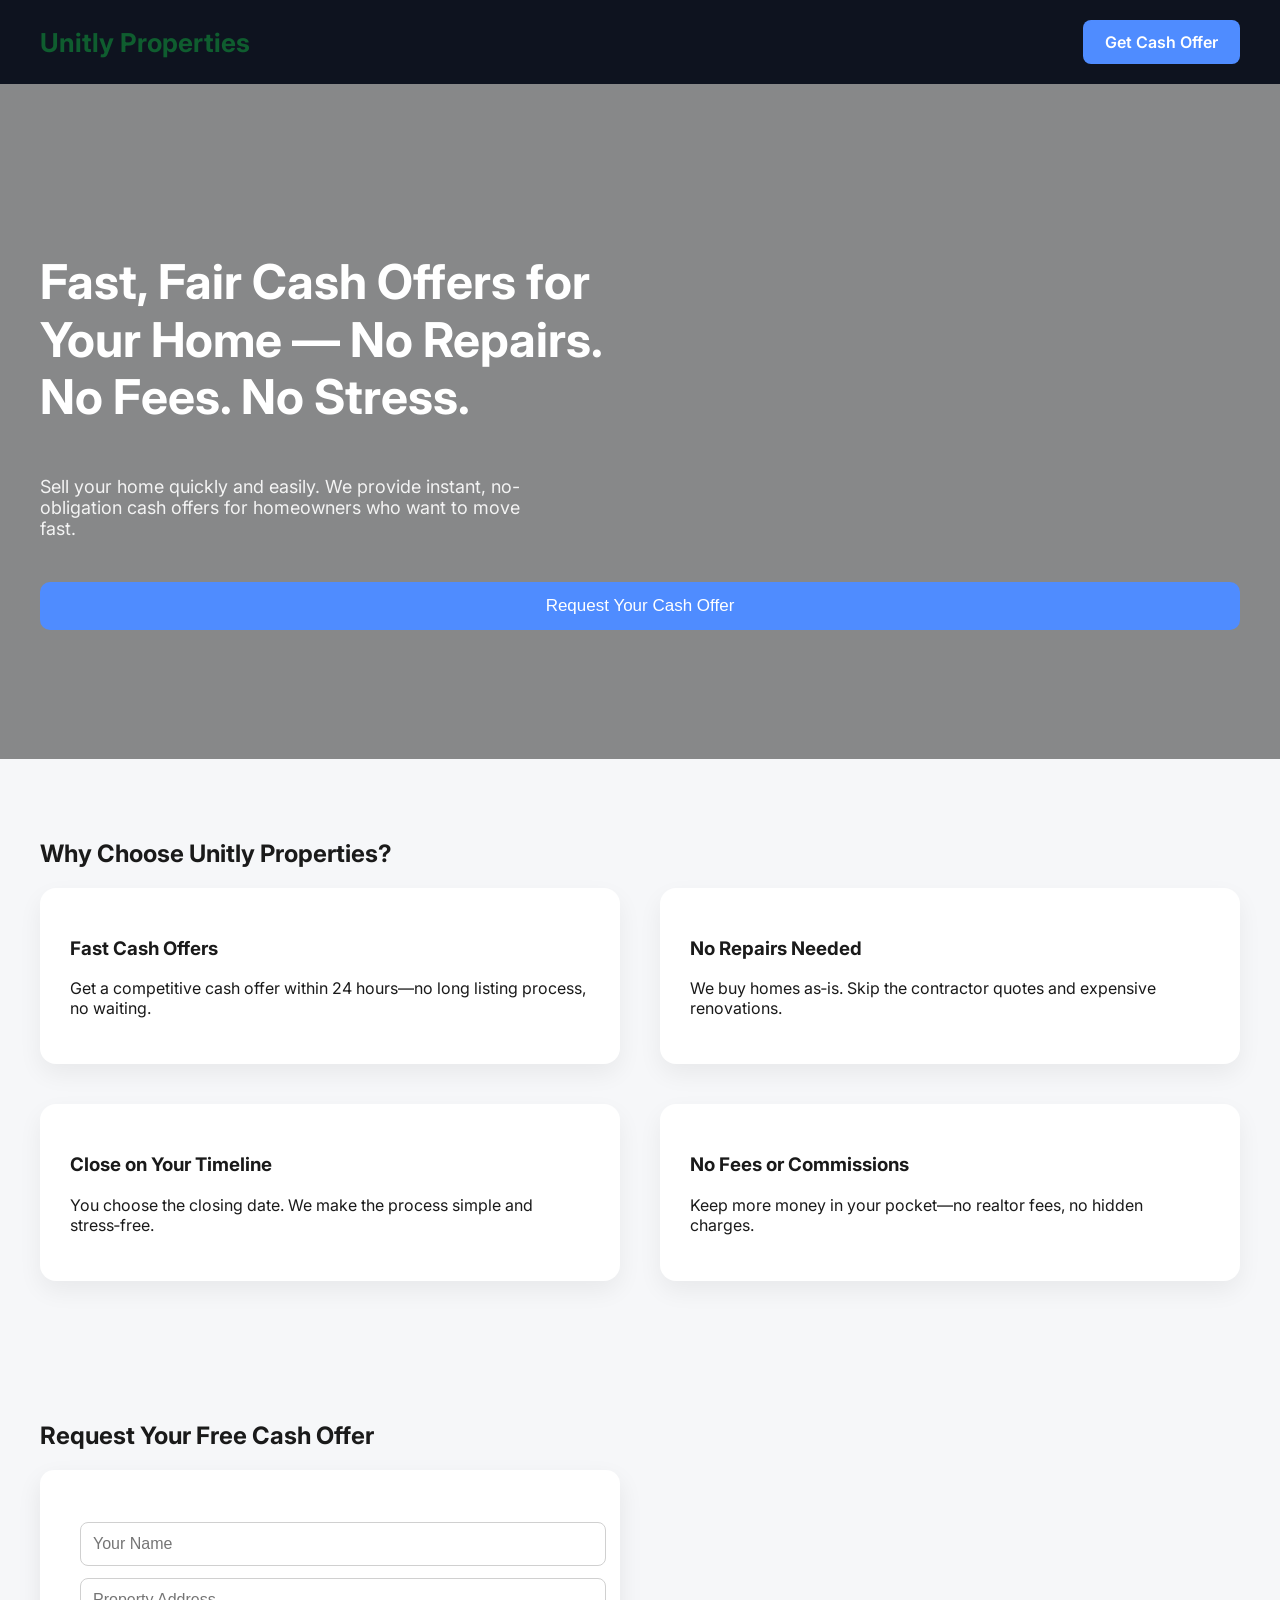
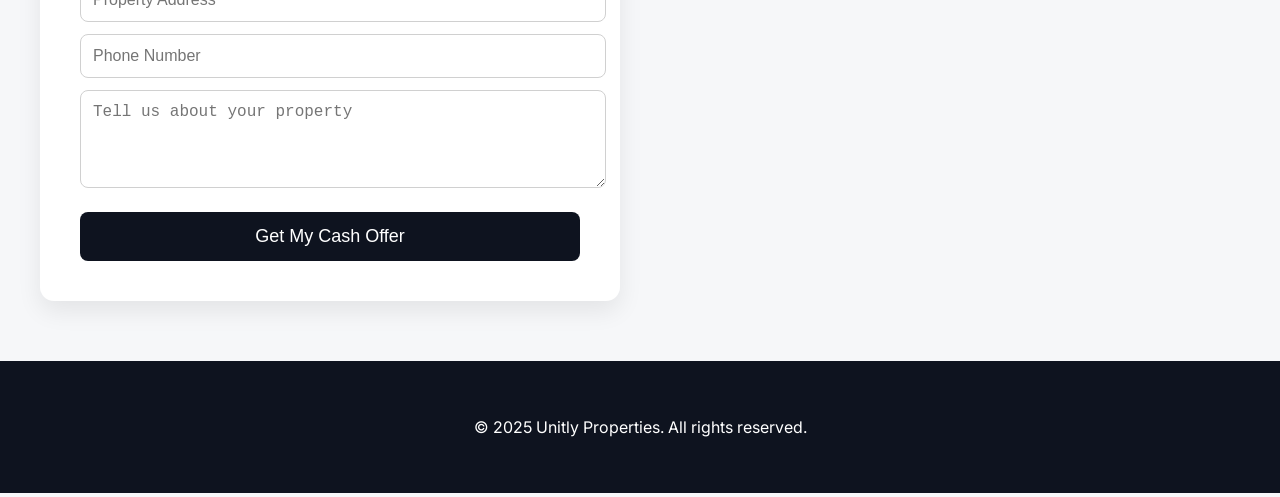
<file: index2.html>
<!DOCTYPE html>
<html lang="en">
<head>
  <meta charset="UTF-8" />
  <meta name="viewport" content="width=device-width, initial-scale=1.0" />
  <title>Unitly Properties</title>
  <link rel="preconnect" href="https://fonts.googleapis.com">
  <link rel="preconnect" href="https://fonts.gstatic.com" crossorigin>
  <link href="https://fonts.googleapis.com/css2?family=Inter:wght@300;400;600;700&display=swap" rel="stylesheet">
  <link rel="stylesheet" href="style.css" />
</head>
<body>
<header>
  <h1>Unitly Properties</h1>
  <a class="cta-btn" href="#offer">Get Cash Offer</a>
</header>
<div class="hero">
  <h2>Fast, Fair Cash Offers for Your Home — No Repairs. No Fees. No Stress.</h2>
  <p>Sell your home quickly and easily. We provide instant, no-obligation cash offers for homeowners who want to move fast.</p>
  <button onclick="document.getElementById('offer').scrollIntoView({ behavior: 'smooth' })">Request Your Cash Offer</button>
</div>
<section>
  <h2>Why Choose Unitly Properties?</h2>
  <div class="split">
    <div class="feature-box"><h3>Fast Cash Offers</h3><p>Get a competitive cash offer within 24 hours—no long listing process, no waiting.</p></div>
    <div class="feature-box"><h3>No Repairs Needed</h3><p>We buy homes as‑is. Skip the contractor quotes and expensive renovations.</p></div>
    <div class="feature-box"><h3>Close on Your Timeline</h3><p>You choose the closing date. We make the process simple and stress‑free.</p></div>
    <div class="feature-box"><h3>No Fees or Commissions</h3><p>Keep more money in your pocket—no realtor fees, no hidden charges.</p></div>
  </div>
</section>
<section id="offer">
  <h2>Request Your Free Cash Offer</h2>
  <div class="offer-form">
    <input type="text" placeholder="Your Name" />
    <input type="text" placeholder="Property Address" />
    <input type="text" placeholder="Phone Number" />
    <textarea rows="4" placeholder="Tell us about your property"></textarea>
    <button>Get My Cash Offer</button>
  </div>
</section>
<footer><p>© 2025 Unitly Properties. All rights reserved.</p></footer>
<script src="script.js"></script>
</body>
</html>
</file>
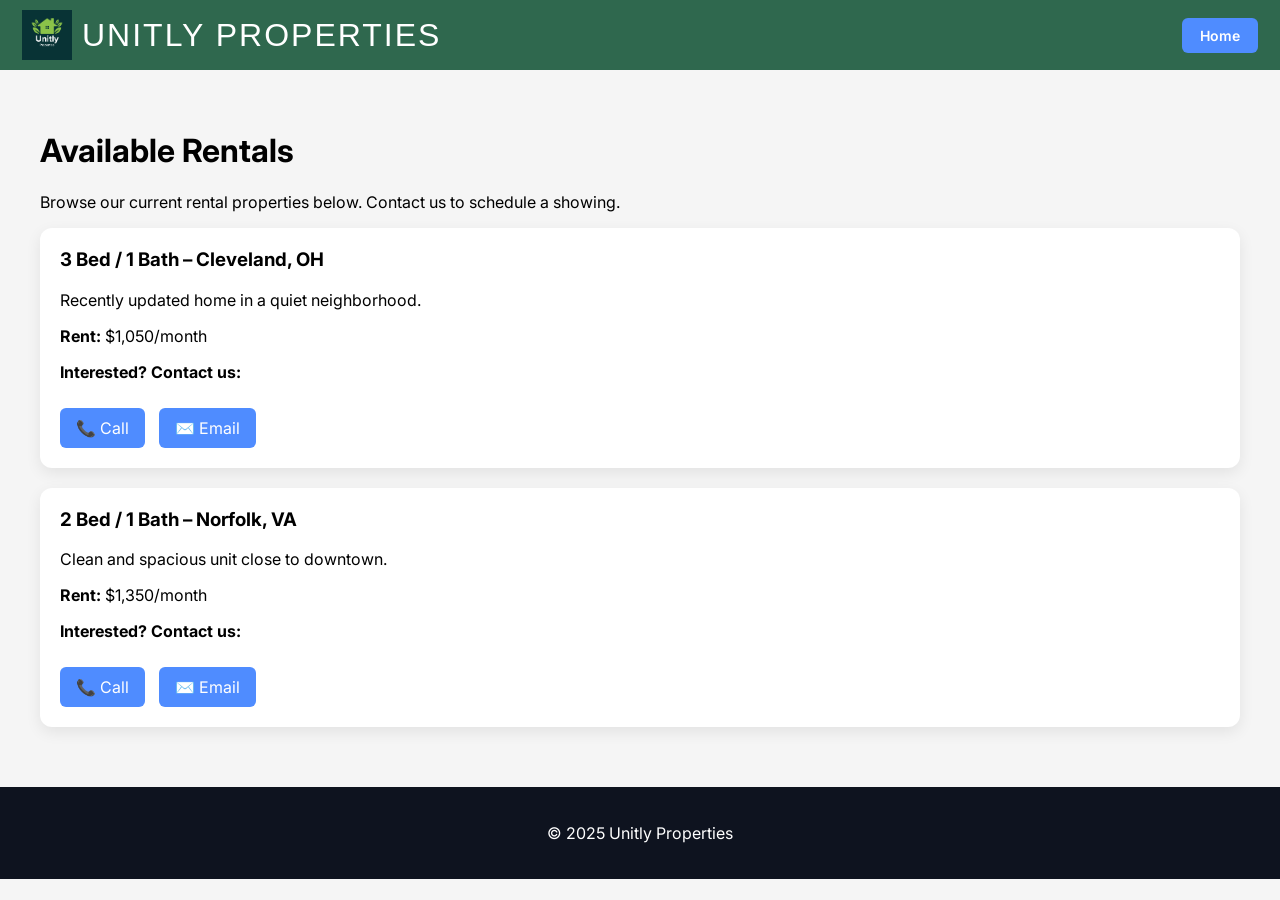
<file: rentals.html>
<!DOCTYPE html>
<html lang="en">
<head>
  <meta name="description" content="Browse available rental properties from Unitly Properties.">
  <meta charset="UTF-8" />
  <meta name="viewport" content="width=device-width, initial-scale=1.0" />
  <title>Available Rentals | Unitly Properties</title>

  <link rel="icon" href="/logo.png" type="image/png">
  <link href="https://fonts.googleapis.com/css2?family=Inter:wght@300;400;600;700&display=swap" rel="stylesheet">

  <style>
    body {
      margin: 0;
      font-family: 'Inter', sans-serif;
      background: #f5f5f5;
    }
    
     header {
      background: rgba(26, 89, 60, 0.9);
      padding: 10px 22px;
      display: flex;
      justify-content: space-between;
      align-items: center;
      color: white;
      position: sticky;
      top: 0;
      z-index: 10;
    }

    .container {
      padding: 40px;
    }

    .property {
      background: white;
      padding: 20px;
      margin-bottom: 20px;
      border-radius: 12px;
      box-shadow: 0 5px 15px rgba(0,0,0,0.08);
    }

    .property h3 {
      margin-top: 0;
    }

    .cta {
      display: inline-block;
      margin-top: 10px;
      background: #4f8cff;
      color: white;
      padding: 10px 16px;
      border-radius: 6px;
      text-decoration: none;
    }
    .cta-btn {
      background: #4f8cff;
      padding: 9px 18px;
      border-radius: 6px;
      color: white;
      text-decoration: none;
      font-weight: 600;
      font-size: 14px;
    }

    footer {
      text-align: center;
      padding: 20px;
      background: #0e131f;
      color: white;
    }
    .logo img {
      height: 50px;
    }

    .logo span {
      font-family: 'Montserrat', sans-serif;
      font-size: 32px;
      font-weight: 450;
      letter-spacing: 2px;
      text-transform: uppercase;
      color: white;
      display: flex;
      align-items: center;
    }
  </style>
</head>

<body>
<header>
  <div class="logo">
    <a href="/" style="display:flex; align-items:center; gap:10px; text-decoration:none;">
      <img src="/logo.png" alt="Unitly Properties Logo">
      <span>UNITLY Properties</span>
    </a>
  </div>
  <a class="cta-btn" href="/">Home</a>
</header>

<div class="container">
  <h1>Available Rentals</h1>
  <p>Browse our current rental properties below. Contact us to schedule a showing.</p>

  <!-- PROPERTY -->
  <div class="property">
    <h3>3 Bed / 1 Bath – Cleveland, OH</h3>
    <p>Recently updated home in a quiet neighborhood.</p>
    <p><strong>Rent:</strong> $1,050/month</p>
    <p><strong>Interested? Contact us:</strong></p>
    <a class="cta" href="tel:+13303538550">📞 Call</a>
    <a class="cta" href="mailto:unitlyproperties@gmail.com" style="margin-left:10px;">✉️ Email</a>
  </div>

  <!-- Duplicate this block for more properties -->

  <div class="property">
    <h3>2 Bed / 1 Bath – Norfolk, VA</h3>
    <p>Clean and spacious unit close to downtown.</p>
    <p><strong>Rent:</strong> $1,350/month</p>
    <p><strong>Interested? Contact us:</strong></p>
    <a class="cta" href="tel:+13303538550">📞 Call</a>
    <a class="cta" href="mailto:unitlyproperties@gmail.com" style="margin-left:10px;">✉️ Email</a>
  </div>

</div>

<footer>
  <p>© 2025 Unitly Properties</p>
</footer>

</body>
</html>
</file>
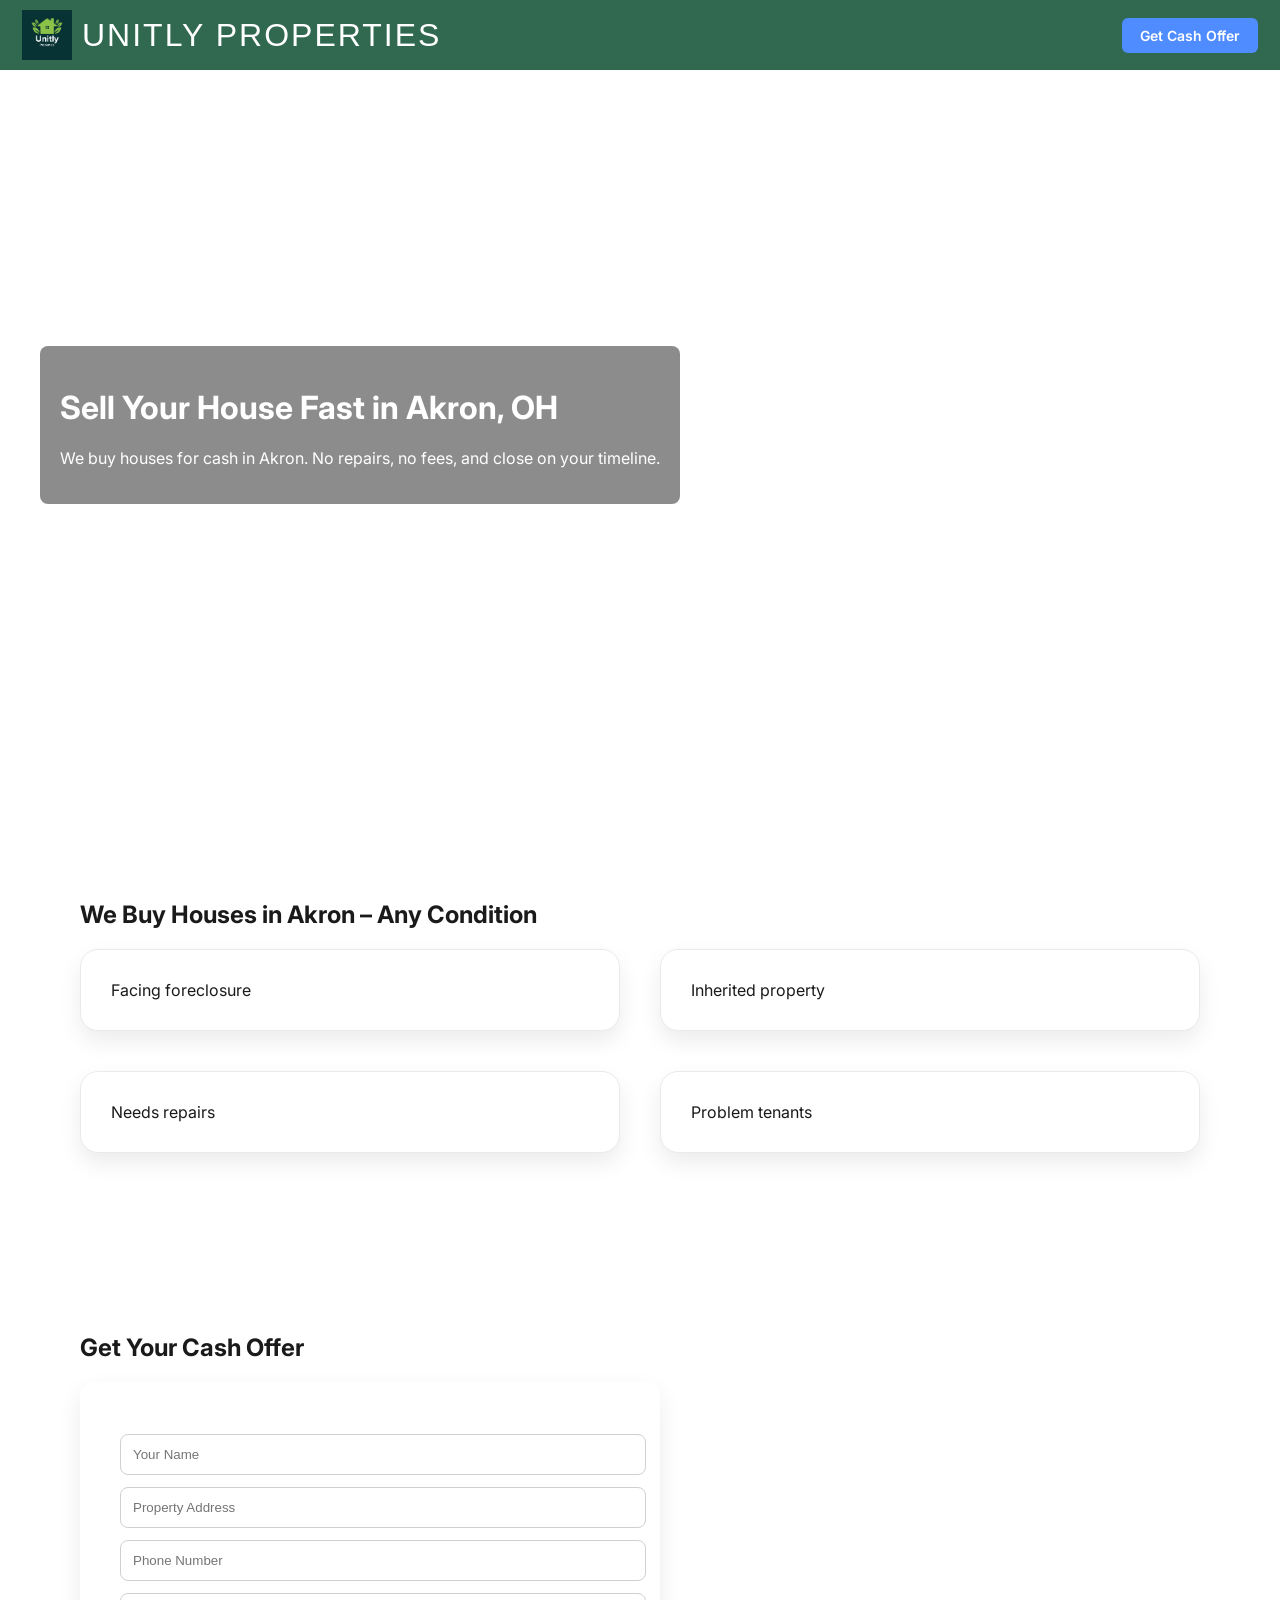
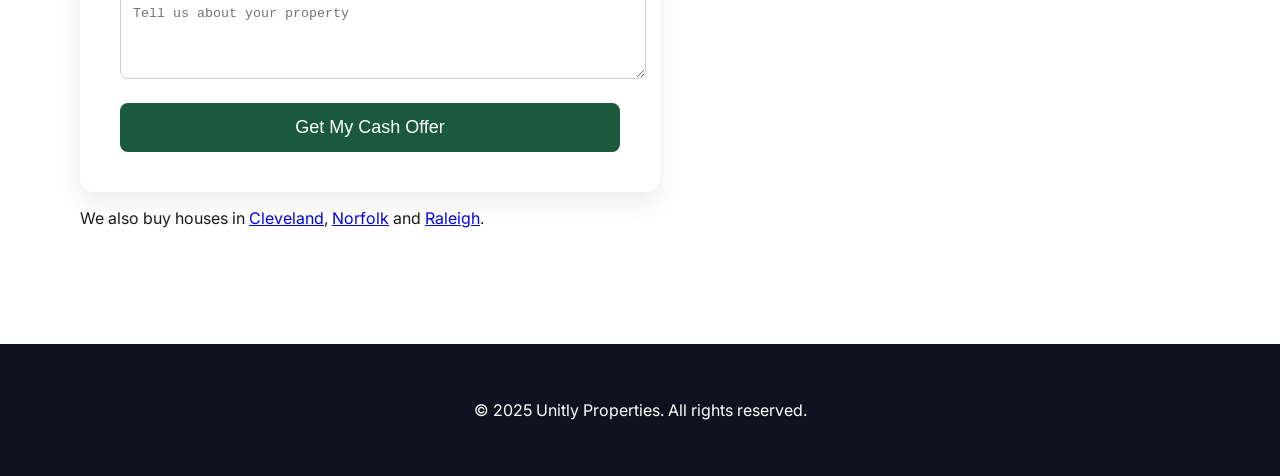
<file: sell-house-fast-akron-oh.html>
<!DOCTYPE html>
<html lang="en">
<head>
  <meta name="description" content="Sell your house fast in Akron, OH. We buy houses for cash with no repairs, no fees, and fast closings.">
  <meta charset="UTF-8" />
  <meta name="viewport" content="width=device-width, initial-scale=1.0" />
  <title>Sell Your House Fast in Akron, OH | Unitly Properties</title>

  <link rel="icon" href="/logo.png" type="image/png">
  <link href="https://fonts.googleapis.com/css2?family=Inter:wght@300;400;600;700&display=swap" rel="stylesheet">

  <style>
    body {
      margin: 0;
      font-family: 'Inter', sans-serif;
      background: url('https://images.unsplash.com/photo-1560518883-ce09059eeffa?auto=format&fit=crop&w=1950&q=80') no-repeat center center fixed;
      background-size: cover;
      color: #1a1a1a;
    }

    header {
      background: rgba(26, 89, 60, 0.9);
      padding: 10px 22px;
      display: flex;
      justify-content: space-between;
      align-items: center;
      color: white;
      position: sticky;
      top: 0;
      z-index: 10;
    }

    .cta-btn {
      background: #4f8cff;
      padding: 9px 18px;
      border-radius: 6px;
      color: white;
      text-decoration: none;
      font-weight: 600;
      font-size: 14px;
    }

    .hero {
      height: 70vh;
      display: flex;
      align-items: center;
      padding: 40px;
      color: #fff;
    }

    .hero-content {
      max-width: 600px;
      background: rgba(0,0,0,0.45);
      padding: 20px;
      border-radius: 8px;
      backdrop-filter: blur(6px);
    }

    section {
      padding: 60px 40px;
      background: rgba(255,255,255,0.95);
      margin: 40px;
      border-radius: 22px;
    }

    .split {
      display: grid;
      grid-template-columns: 1fr 1fr;
      gap: 40px;
    }

    .feature-box {
      background: #fff;
      padding: 30px;
      border-radius: 18px;
      box-shadow: 0 10px 22px rgba(0,0,0,0.08);
      border: 1px solid #eaeaea;
    }

    .offer-form {
      background: #fff;
      padding: 40px;
      border-radius: 14px;
      box-shadow: 0 10px 25px rgba(0,0,0,0.08);
      max-width: 500px;
    }

    .offer-form input,
    .offer-form textarea {
      width: 100%;
      padding: 12px;
      margin-top: 12px;
      border-radius: 8px;
      border: 1px solid #d0d0d0;
    }

    .offer-form button {
      margin-top: 20px;
      width: 100%;
      padding: 14px;
      background: #1a593c;
      color: white;
      border: none;
      border-radius: 8px;
      font-size: 18px;
      cursor: pointer;
    }

    footer {
      padding: 40px;
      background: #0e131f;
      color: white;
      text-align: center;
    }

    .logo {
      display: flex;
      align-items: center;
      gap: 10px;
    }

    .logo img {
      height: 50px;
    }

    .logo span {
      font-family: 'Montserrat', sans-serif;
      font-size: 32px;
      font-weight: 450;
      letter-spacing: 2px;
      text-transform: uppercase;
      color: white;
    }
  </style>
</head>

<body>

<header>
  <div class="logo">
    <a href="/" style="display:flex; align-items:center; gap:10px; text-decoration:none;">
      <img src="/logo.png" alt="Unitly Properties Logo">
      <span>UNITLY Properties</span>
    </a>
  </div>
  <a class="cta-btn" href="#offer">Get Cash Offer</a>
</header>

<div class="hero">
  <div class="hero-content">
    <h1>Sell Your House Fast in Akron, OH</h1>
    <p>We buy houses for cash in Akron. No repairs, no fees, and close on your timeline.</p>
  </div>
</div>

<section>
  <h2>We Buy Houses in Akron – Any Condition</h2>
  <div class="split">
    <div class="feature-box">Facing foreclosure</div>
    <div class="feature-box">Inherited property</div>
    <div class="feature-box">Needs repairs</div>
    <div class="feature-box">Problem tenants</div>
  </div>
</section>

<section id="offer">
  <h2>Get Your Cash Offer</h2>

  <form action="https://formspree.io/f/xgopavjg" method="POST" class="offer-form">
    <input type="text" name="name" placeholder="Your Name" required />
    <input type="text" name="address" placeholder="Property Address" required />
    <input type="text" name="phone" placeholder="Phone Number" />
    <textarea name="message" rows="4" placeholder="Tell us about your property" required></textarea>
    <button type="submit">Get My Cash Offer</button>
  </form>

  <p>We also buy houses in 
    <a href="/sell-house-fast-cleveland-oh.html">Cleveland</a>,
    <a href="/sell-house-fast-norfolk-va.html">Norfolk</a> and 
    <a href="/sell-house-fast-raleigh-nc.html">Raleigh</a>.
  </p>
</section>

<footer>
  <p>© 2025 Unitly Properties. All rights reserved.</p>
</footer>

</body>
</html>
</file>
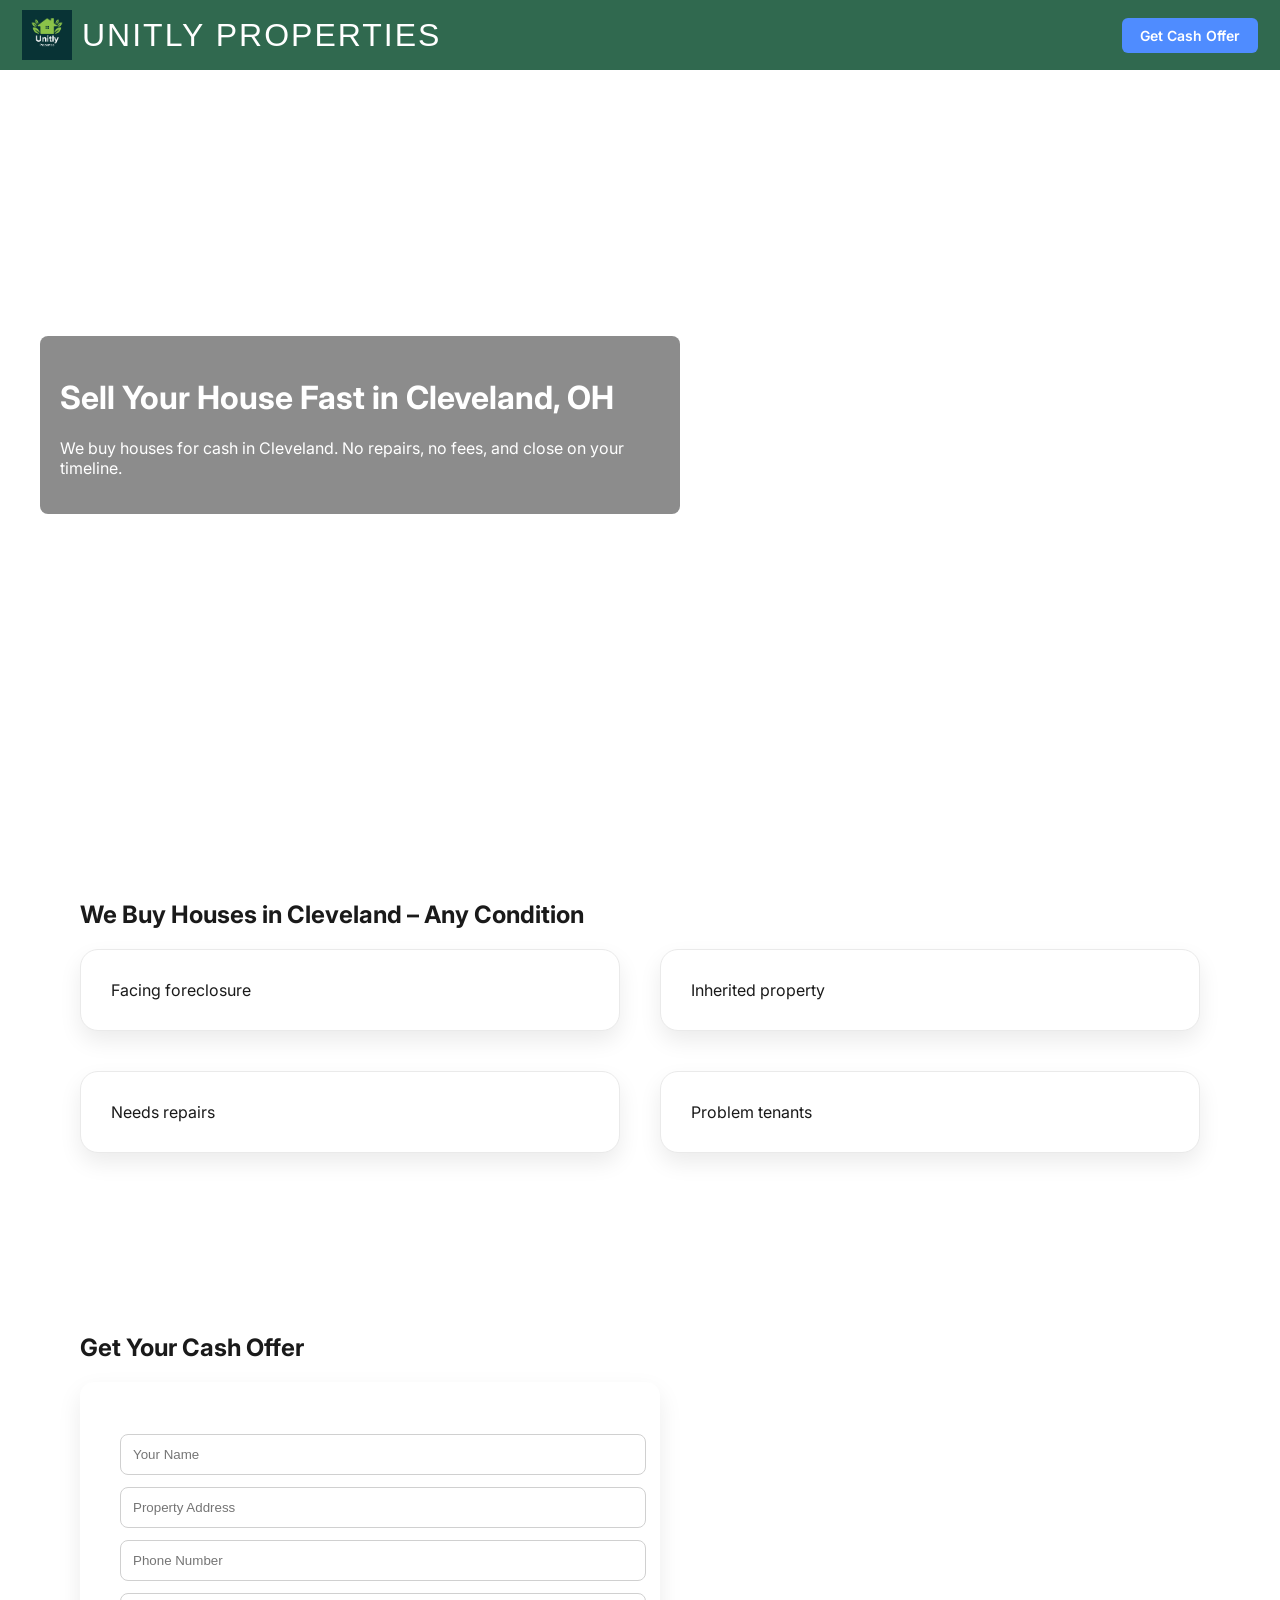
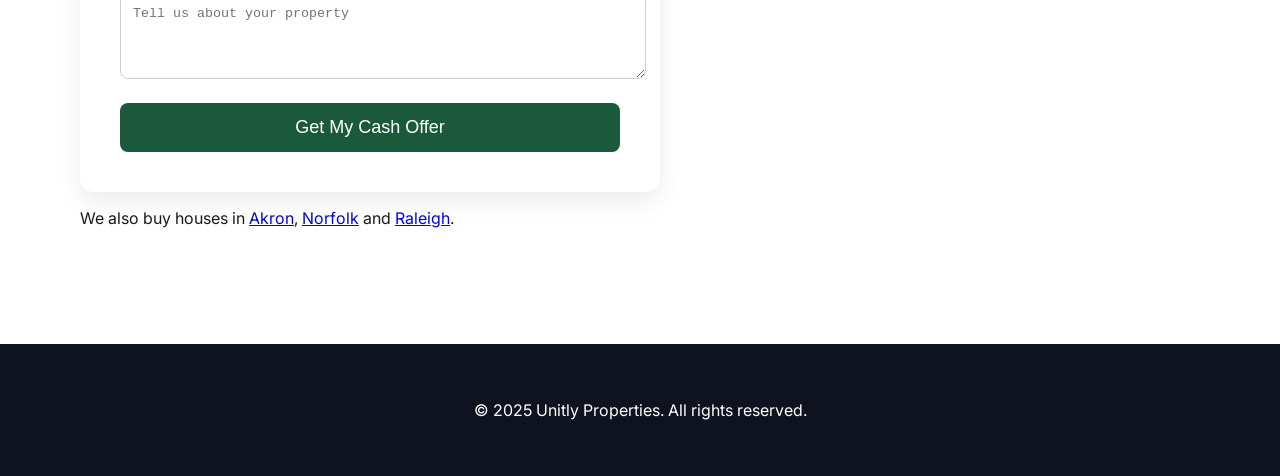
<file: sell-house-fast-cleveland-oh.html>
<!DOCTYPE html>
<html lang="en">
<head>
  <meta name="description" content="Sell your house fast in Cleveland, OH. We buy houses for cash with no repairs, no fees, and fast closings.">
  <meta charset="UTF-8" />
  <meta name="viewport" content="width=device-width, initial-scale=1.0" />
  <title>Sell Your House Fast in Cleveland, OH | Unitly Properties</title>

  <link rel="icon" href="/logo.png" type="image/png">
  <link href="https://fonts.googleapis.com/css2?family=Inter:wght@300;400;600;700&display=swap" rel="stylesheet">

  <style>
    body {
      margin: 0;
      font-family: 'Inter', sans-serif;
      background: url('https://images.unsplash.com/photo-1560518883-ce09059eeffa?auto=format&fit=crop&w=1950&q=80') no-repeat center center fixed;
      background-size: cover;
      color: #1a1a1a;
    }

    header {
      background: rgba(26, 89, 60, 0.9);
      padding: 10px 22px;
      display: flex;
      justify-content: space-between;
      align-items: center;
      color: white;
      position: sticky;
      top: 0;
      z-index: 10;
    }

    .cta-btn {
      background: #4f8cff;
      padding: 9px 18px;
      border-radius: 6px;
      color: white;
      text-decoration: none;
      font-weight: 600;
      font-size: 14px;
    }

    .hero {
      height: 70vh;
      display: flex;
      align-items: center;
      padding: 40px;
      color: #fff;
    }

    .hero-content {
      max-width: 600px;
      background: rgba(0,0,0,0.45);
      padding: 20px;
      border-radius: 8px;
      backdrop-filter: blur(6px);
    }

    section {
      padding: 60px 40px;
      background: rgba(255,255,255,0.95);
      margin: 40px;
      border-radius: 22px;
    }

    .split {
      display: grid;
      grid-template-columns: 1fr 1fr;
      gap: 40px;
    }

    .feature-box {
      background: #fff;
      padding: 30px;
      border-radius: 18px;
      box-shadow: 0 10px 22px rgba(0,0,0,0.08);
      border: 1px solid #eaeaea;
    }

    .offer-form {
      background: #fff;
      padding: 40px;
      border-radius: 14px;
      box-shadow: 0 10px 25px rgba(0,0,0,0.08);
      max-width: 500px;
    }

    .offer-form input,
    .offer-form textarea {
      width: 100%;
      padding: 12px;
      margin-top: 12px;
      border-radius: 8px;
      border: 1px solid #d0d0d0;
    }

    .offer-form button {
      margin-top: 20px;
      width: 100%;
      padding: 14px;
      background: #1a593c;
      color: white;
      border: none;
      border-radius: 8px;
      font-size: 18px;
      cursor: pointer;
    }

    footer {
      padding: 40px;
      background: #0e131f;
      color: white;
      text-align: center;
    }

    .logo {
      display: flex;
      align-items: center;
      gap: 10px;
    }

    .logo img {
      height: 50px;
    }

    .logo span {
      font-family: 'Montserrat', sans-serif;
      font-size: 32px;
      font-weight: 450;
      letter-spacing: 2px;
      text-transform: uppercase;
      color: white;
    }
  </style>
</head>

<body>

<header>
  <div class="logo">
    <a href="/" style="display:flex; align-items:center; gap:10px; text-decoration:none;">
      <img src="/logo.png" alt="Unitly Properties Logo">
      <span>UNITLY Properties</span>
    </a>
  </div>
  <a class="cta-btn" href="#offer">Get Cash Offer</a>
</header>

<div class="hero">
  <div class="hero-content">
    <h1>Sell Your House Fast in Cleveland, OH</h1>
    <p>We buy houses for cash in Cleveland. No repairs, no fees, and close on your timeline.</p>
  </div>
</div>

<section>
  <h2>We Buy Houses in Cleveland – Any Condition</h2>
  <div class="split">
    <div class="feature-box">Facing foreclosure</div>
    <div class="feature-box">Inherited property</div>
    <div class="feature-box">Needs repairs</div>
    <div class="feature-box">Problem tenants</div>
  </div>
</section>

<section id="offer">
  <h2>Get Your Cash Offer</h2>

  <form action="https://formspree.io/f/xgopavjg" method="POST" class="offer-form">
    <input type="text" name="name" placeholder="Your Name" required />
    <input type="text" name="address" placeholder="Property Address" required />
    <input type="text" name="phone" placeholder="Phone Number" />
    <textarea name="message" rows="4" placeholder="Tell us about your property" required></textarea>
    <button type="submit">Get My Cash Offer</button>
  </form>

  <p>We also buy houses in 
    <a href="/sell-house-fast-akron-oh.html">Akron</a>,
    <a href="/sell-house-fast-norfolk-va.html">Norfolk</a> and 
    <a href="/sell-house-fast-raleigh-nc.html">Raleigh</a>.
  </p>
</section>

<footer>
  <p>© 2025 Unitly Properties. All rights reserved.</p>
</footer>

</body>
</html>
</file>
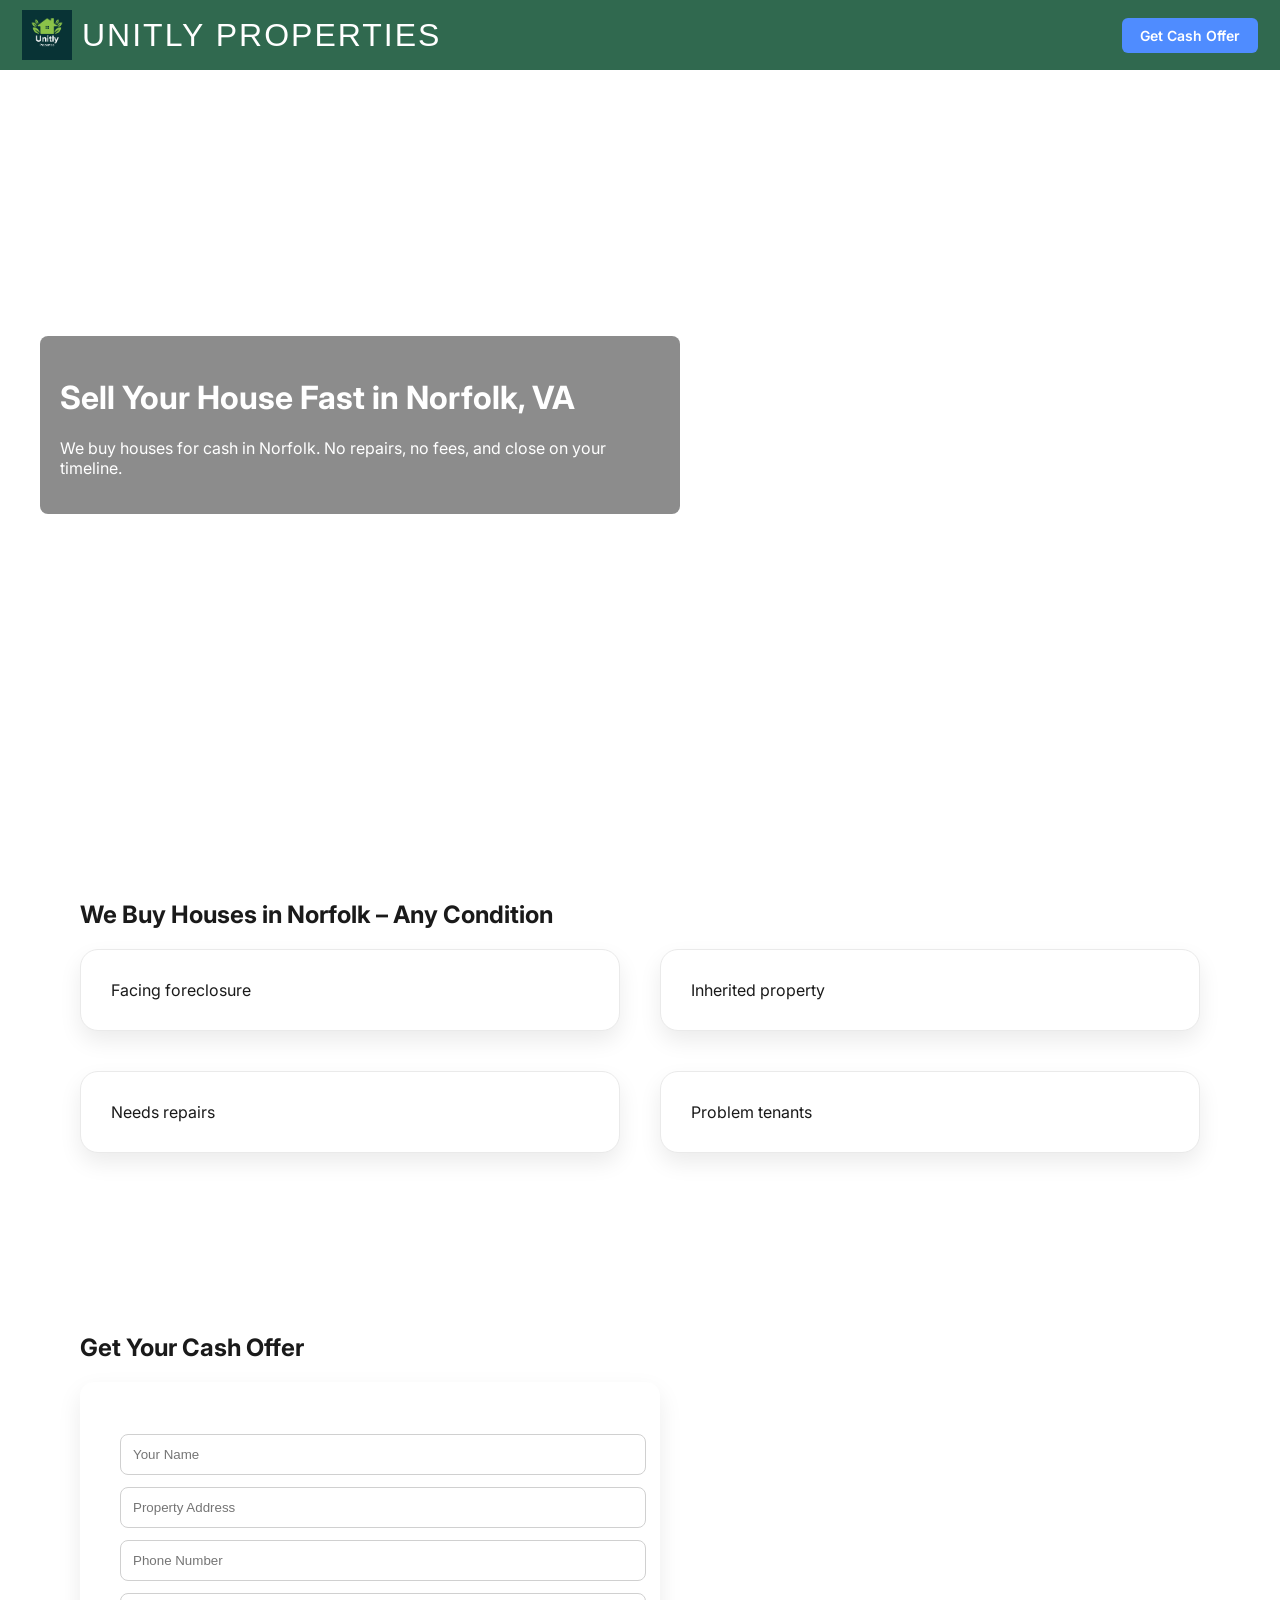
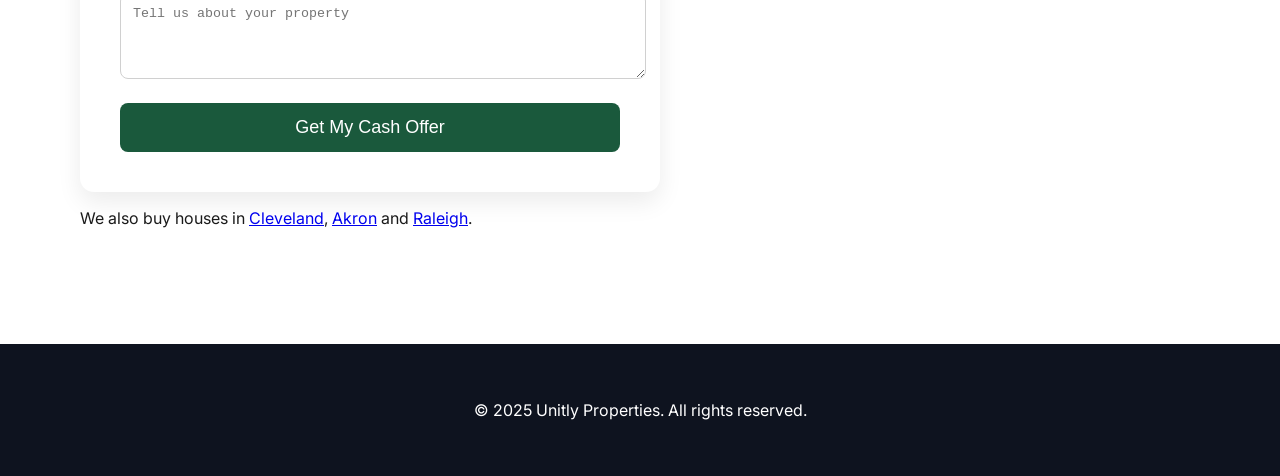
<file: sell-house-fast-norfolk-va.html>
<!DOCTYPE html>
<html lang="en">
<head>
  <meta name="description" content="Sell your house fast in Norfolk, VA. We buy houses for cash with no repairs, no fees, and fast closings.">
  <meta charset="UTF-8" />
  <meta name="viewport" content="width=device-width, initial-scale=1.0" />
  <title>Sell Your House Fast in Norfolk, VA | Unitly Properties</title>

  <link rel="icon" href="/logo.png" type="image/png">
  <link href="https://fonts.googleapis.com/css2?family=Inter:wght@300;400;600;700&display=swap" rel="stylesheet">

  <style>
    body {
      margin: 0;
      font-family: 'Inter', sans-serif;
      background: url('https://images.unsplash.com/photo-1560518883-ce09059eeffa?auto=format&fit=crop&w=1950&q=80') no-repeat center center fixed;
      background-size: cover;
      color: #1a1a1a;
    }

    header {
      background: rgba(26, 89, 60, 0.9);
      padding: 10px 22px;
      display: flex;
      justify-content: space-between;
      align-items: center;
      color: white;
      position: sticky;
      top: 0;
      z-index: 10;
    }

    .cta-btn {
      background: #4f8cff;
      padding: 9px 18px;
      border-radius: 6px;
      color: white;
      text-decoration: none;
      font-weight: 600;
      font-size: 14px;
    }

    .hero {
      height: 70vh;
      display: flex;
      align-items: center;
      padding: 40px;
      color: #fff;
    }

    .hero-content {
      max-width: 600px;
      background: rgba(0,0,0,0.45);
      padding: 20px;
      border-radius: 8px;
      backdrop-filter: blur(6px);
    }

    section {
      padding: 60px 40px;
      background: rgba(255,255,255,0.95);
      margin: 40px;
      border-radius: 22px;
    }

    .split {
      display: grid;
      grid-template-columns: 1fr 1fr;
      gap: 40px;
    }

    .feature-box {
      background: #fff;
      padding: 30px;
      border-radius: 18px;
      box-shadow: 0 10px 22px rgba(0,0,0,0.08);
      border: 1px solid #eaeaea;
    }

    .offer-form {
      background: #fff;
      padding: 40px;
      border-radius: 14px;
      box-shadow: 0 10px 25px rgba(0,0,0,0.08);
      max-width: 500px;
    }

    .offer-form input,
    .offer-form textarea {
      width: 100%;
      padding: 12px;
      margin-top: 12px;
      border-radius: 8px;
      border: 1px solid #d0d0d0;
    }

    .offer-form button {
      margin-top: 20px;
      width: 100%;
      padding: 14px;
      background: #1a593c;
      color: white;
      border: none;
      border-radius: 8px;
      font-size: 18px;
      cursor: pointer;
    }

    footer {
      padding: 40px;
      background: #0e131f;
      color: white;
      text-align: center;
    }

    .logo {
      display: flex;
      align-items: center;
      gap: 10px;
    }

    .logo img {
      height: 50px;
    }

    .logo span {
      font-family: 'Montserrat', sans-serif;
      font-size: 32px;
      font-weight: 450;
      letter-spacing: 2px;
      text-transform: uppercase;
      color: white;
    }
  </style>
</head>

<body>

<header>
  <div class="logo">
    <a href="/" style="display:flex; align-items:center; gap:10px; text-decoration:none;">
      <img src="/logo.png" alt="Unitly Properties Logo">
      <span>UNITLY Properties</span>
    </a>
  </div>
  <a class="cta-btn" href="#offer">Get Cash Offer</a>
</header>

<div class="hero">
  <div class="hero-content">
    <h1>Sell Your House Fast in Norfolk, VA</h1>
    <p>We buy houses for cash in Norfolk. No repairs, no fees, and close on your timeline.</p>
  </div>
</div>

<section>
  <h2>We Buy Houses in Norfolk – Any Condition</h2>
  <div class="split">
    <div class="feature-box">Facing foreclosure</div>
    <div class="feature-box">Inherited property</div>
    <div class="feature-box">Needs repairs</div>
    <div class="feature-box">Problem tenants</div>
  </div>
</section>

<section id="offer">
  <h2>Get Your Cash Offer</h2>

  <form action="https://formspree.io/f/xgopavjg" method="POST" class="offer-form">
    <input type="text" name="name" placeholder="Your Name" required />
    <input type="text" name="address" placeholder="Property Address" required />
    <input type="text" name="phone" placeholder="Phone Number" />
    <textarea name="message" rows="4" placeholder="Tell us about your property" required></textarea>
    <button type="submit">Get My Cash Offer</button>
  </form>

  <p>We also buy houses in 
    <a href="/sell-house-fast-cleveland-oh.html">Cleveland</a>,
    <a href="/sell-house-fast-akron-oh.html">Akron</a> and
    <a href="/sell-house-fast-raleigh-nc.html">Raleigh</a>.
  </p>
</section>

<footer>
  <p>© 2025 Unitly Properties. All rights reserved.</p>
</footer>

</body>
</html>
</file>
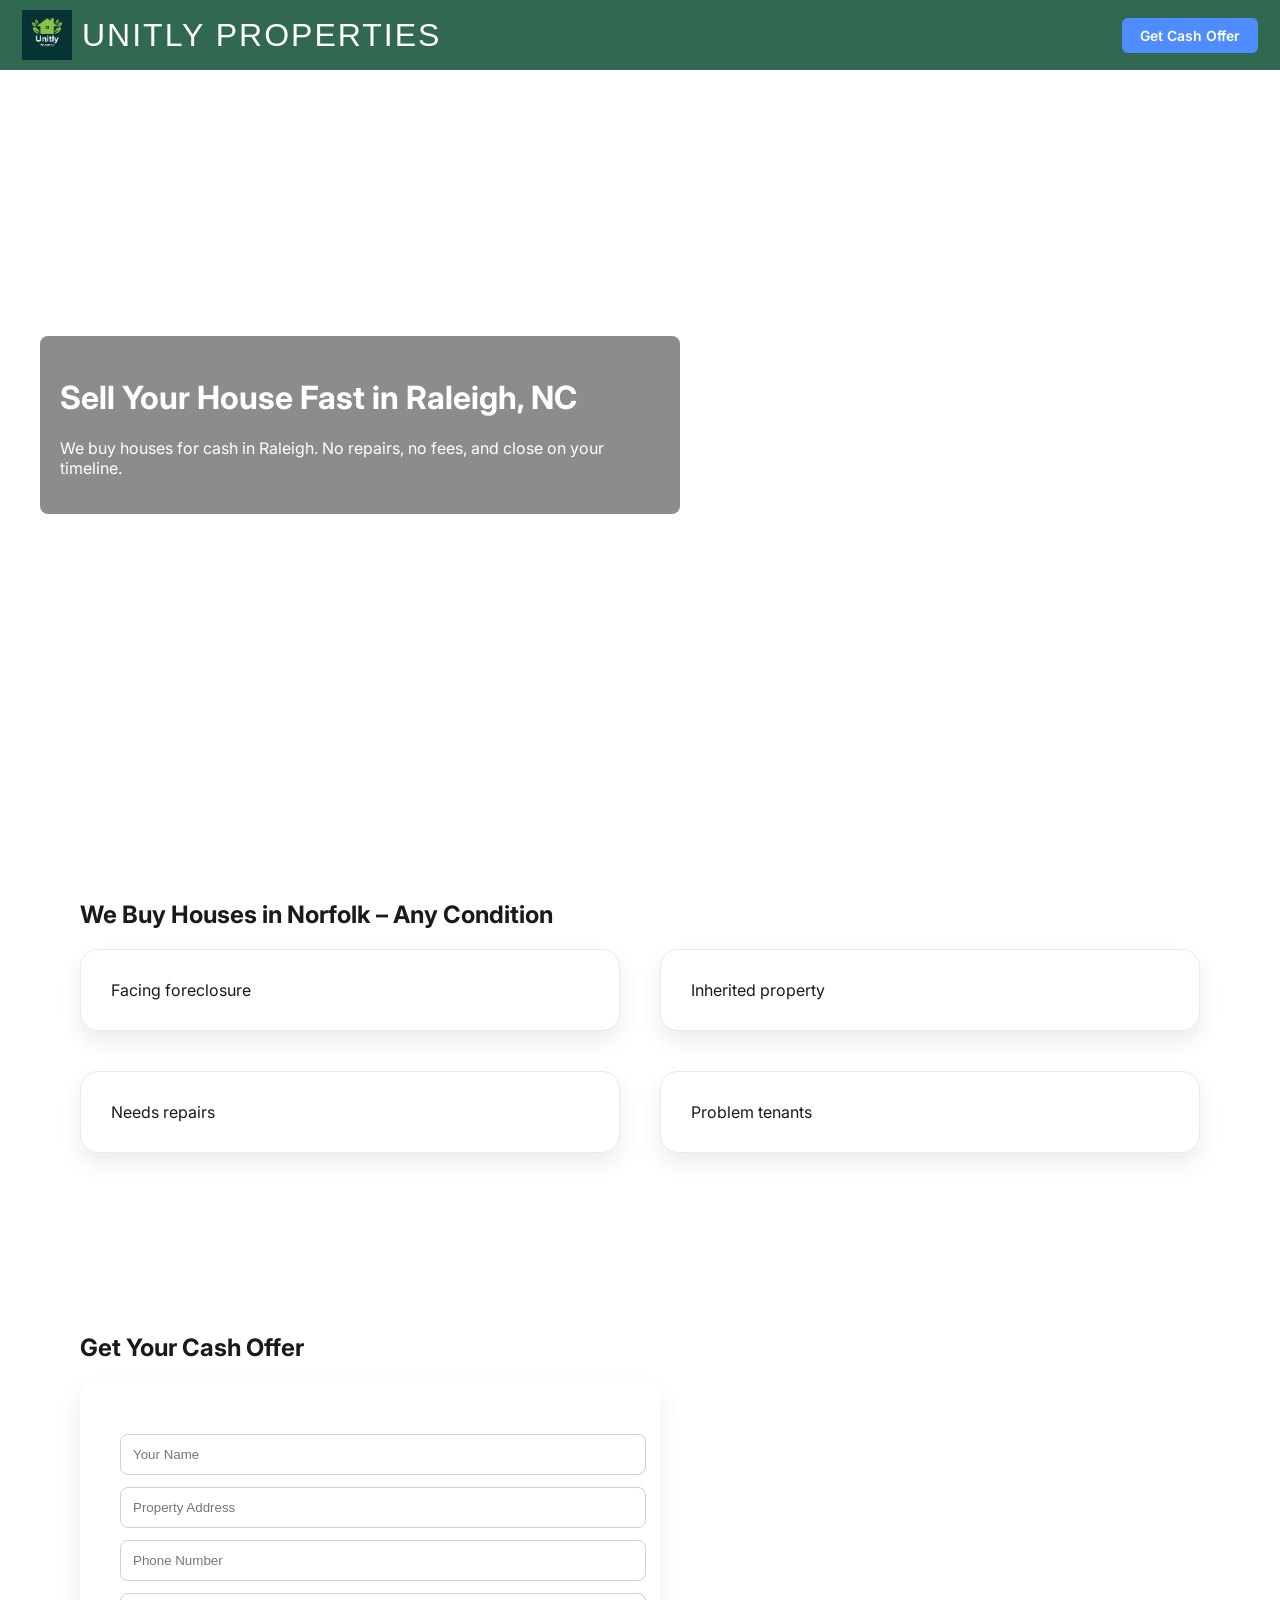
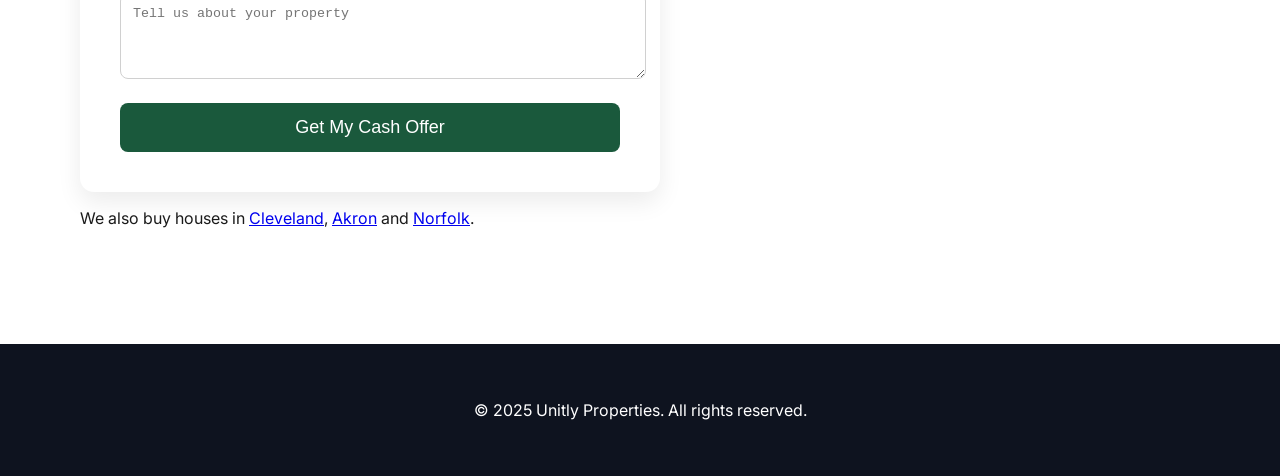
<file: sell-house-fast-raleigh-nc.html>
<!DOCTYPE html>
<html lang="en">
<head>
  <meta name="description" content="Sell your house fast in Raleigh, NC. We buy houses for cash with no repairs, no fees, and fast closings.">
  <meta charset="UTF-8" />
  <meta name="viewport" content="width=device-width, initial-scale=1.0" />
  <title>Sell Your House Fast in Raleigh, NC | Unitly Properties</title>

  <link rel="icon" href="/logo.png" type="image/png">
  <link href="https://fonts.googleapis.com/css2?family=Inter:wght@300;400;600;700&display=swap" rel="stylesheet">

  <style>
    body {
      margin: 0;
      font-family: 'Inter', sans-serif;
      background: url('https://images.unsplash.com/photo-1560518883-ce09059eeffa?auto=format&fit=crop&w=1950&q=80') no-repeat center center fixed;
      background-size: cover;
      color: #1a1a1a;
    }

    header {
      background: rgba(26, 89, 60, 0.9);
      padding: 10px 22px;
      display: flex;
      justify-content: space-between;
      align-items: center;
      color: white;
      position: sticky;
      top: 0;
      z-index: 10;
    }

    .cta-btn {
      background: #4f8cff;
      padding: 9px 18px;
      border-radius: 6px;
      color: white;
      text-decoration: none;
      font-weight: 600;
      font-size: 14px;
    }

    .hero {
      height: 70vh;
      display: flex;
      align-items: center;
      padding: 40px;
      color: #fff;
    }

    .hero-content {
      max-width: 600px;
      background: rgba(0,0,0,0.45);
      padding: 20px;
      border-radius: 8px;
      backdrop-filter: blur(6px);
    }

    section {
      padding: 60px 40px;
      background: rgba(255,255,255,0.95);
      margin: 40px;
      border-radius: 22px;
    }

    .split {
      display: grid;
      grid-template-columns: 1fr 1fr;
      gap: 40px;
    }

    .feature-box {
      background: #fff;
      padding: 30px;
      border-radius: 18px;
      box-shadow: 0 10px 22px rgba(0,0,0,0.08);
      border: 1px solid #eaeaea;
    }

    .offer-form {
      background: #fff;
      padding: 40px;
      border-radius: 14px;
      box-shadow: 0 10px 25px rgba(0,0,0,0.08);
      max-width: 500px;
    }

    .offer-form input,
    .offer-form textarea {
      width: 100%;
      padding: 12px;
      margin-top: 12px;
      border-radius: 8px;
      border: 1px solid #d0d0d0;
    }

    .offer-form button {
      margin-top: 20px;
      width: 100%;
      padding: 14px;
      background: #1a593c;
      color: white;
      border: none;
      border-radius: 8px;
      font-size: 18px;
      cursor: pointer;
    }

    footer {
      padding: 40px;
      background: #0e131f;
      color: white;
      text-align: center;
    }

    .logo {
      display: flex;
      align-items: center;
      gap: 10px;
    }

    .logo img {
      height: 50px;
    }

    .logo span {
      font-family: 'Montserrat', sans-serif;
      font-size: 32px;
      font-weight: 450;
      letter-spacing: 2px;
      text-transform: uppercase;
      color: white;
    }
  </style>
</head>

<body>

<header>
  <div class="logo">
    <a href="/" style="display:flex; align-items:center; gap:10px; text-decoration:none;">
      <img src="/logo.png" alt="Unitly Properties Logo">
      <span>UNITLY Properties</span>
    </a>
  </div>
  <a class="cta-btn" href="#offer">Get Cash Offer</a>
</header>

<div class="hero">
  <div class="hero-content">
    <h1>Sell Your House Fast in Raleigh, NC</h1>
    <p>We buy houses for cash in Raleigh. No repairs, no fees, and close on your timeline.</p>
  </div>
</div>

<section>
  <h2>We Buy Houses in Norfolk – Any Condition</h2>
  <div class="split">
    <div class="feature-box">Facing foreclosure</div>
    <div class="feature-box">Inherited property</div>
    <div class="feature-box">Needs repairs</div>
    <div class="feature-box">Problem tenants</div>
  </div>
</section>

<section id="offer">
  <h2>Get Your Cash Offer</h2>

  <form action="https://formspree.io/f/xgopavjg" method="POST" class="offer-form">
    <input type="text" name="name" placeholder="Your Name" required />
    <input type="text" name="address" placeholder="Property Address" required />
    <input type="text" name="phone" placeholder="Phone Number" />
    <textarea name="message" rows="4" placeholder="Tell us about your property" required></textarea>
    <button type="submit">Get My Cash Offer</button>
  </form>

  <p>We also buy houses in 
    <a href="/sell-house-fast-cleveland-oh.html">Cleveland</a>,
    <a href="/sell-house-fast-akron-oh.html">Akron</a> and
    <a href="/sell-house-fast-norfolk-va.html">Norfolk</a>.
  </p>
</section>

<footer>
  <p>© 2025 Unitly Properties. All rights reserved.</p>
</footer>

</body>
</html>
</file>
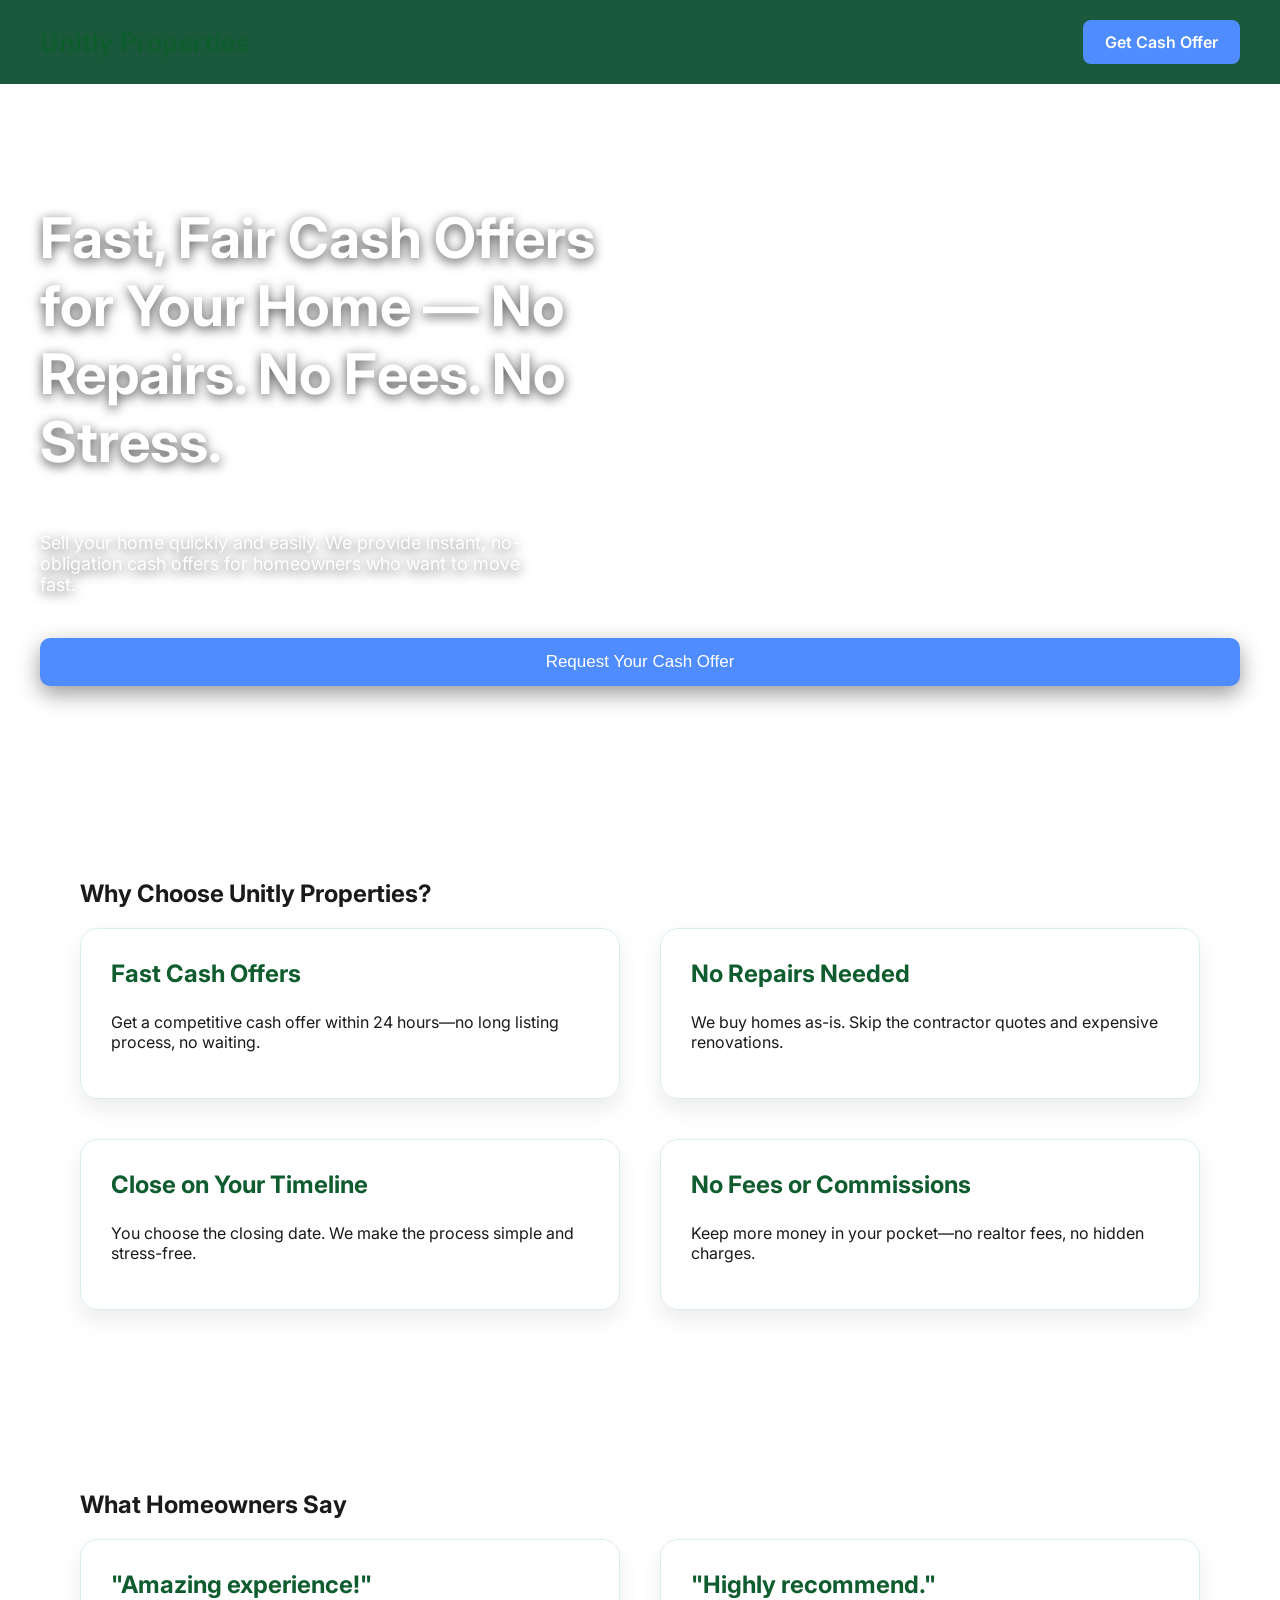
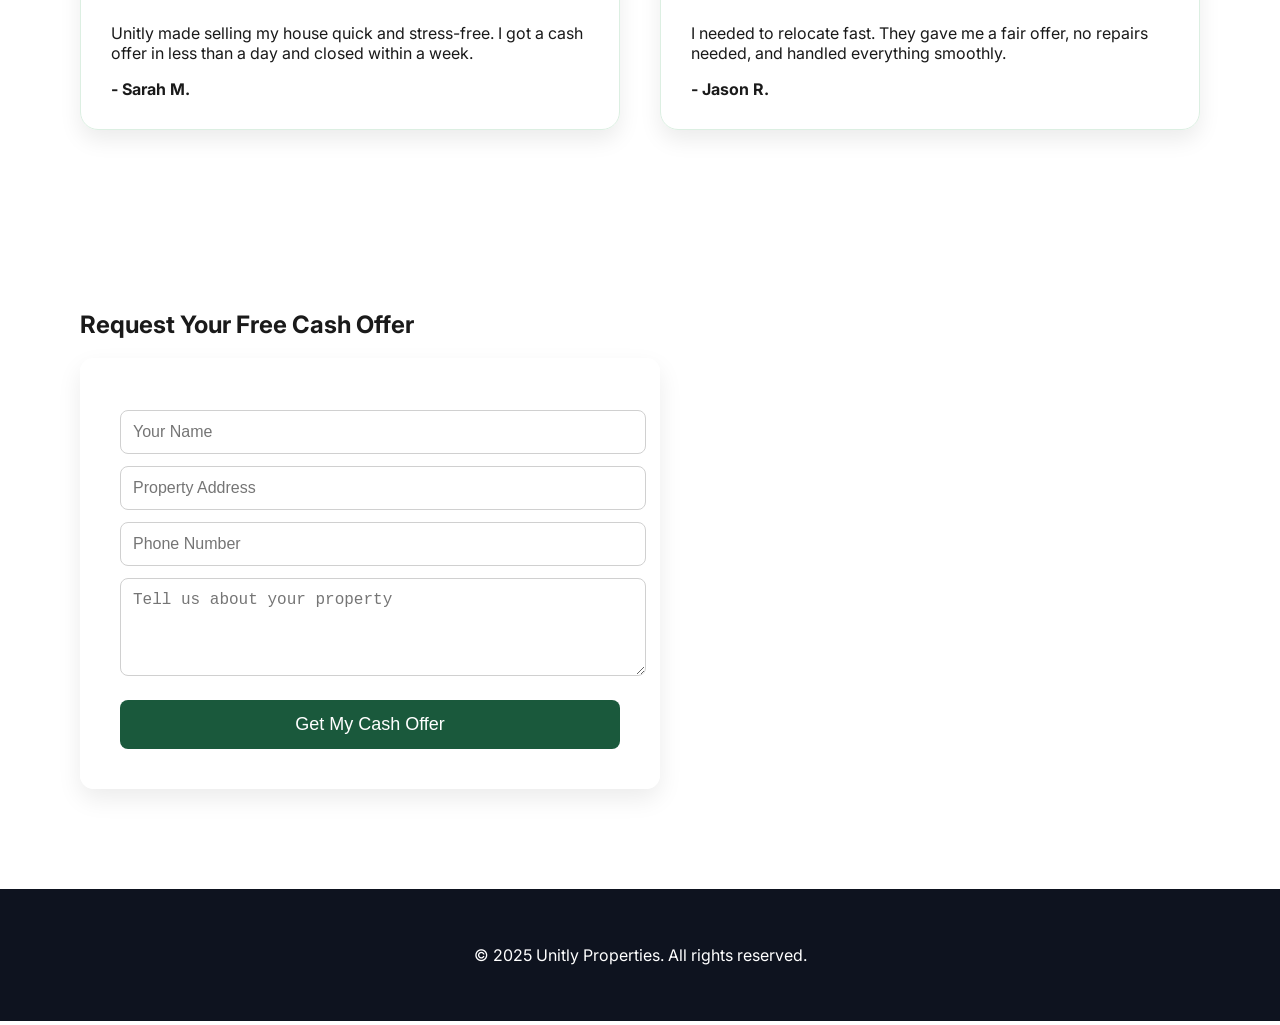
<file: Unitly6.html>
<!DOCTYPE html>
<html lang="en">
<head>
  <meta charset="UTF-8" />
  <meta name="viewport" content="width=device-width, initial-scale=1.0" />
  <title>Unitly Properties</title>
  <link rel="preconnect" href="https://fonts.googleapis.com">
  <link rel="preconnect" href="https://fonts.gstatic.com" crossorigin>
  <link href="https://fonts.googleapis.com/css2?family=Inter:wght@300;400;600;700&display=swap" rel="stylesheet">
  <style>
    body {
      margin: 0;
      font-family: 'Inter', sans-serif;
      background: url('https://images.unsplash.com/photo-1599423300746-b62533397364?auto=format&fit=crop&w=1950&q=80') no-repeat center center fixed;
      background-size: cover;
      color: #1a1a1a;
    }

    /* HEADER */
    header {
      background: #1a593c;
      padding: 20px 40px;
      display: flex;
      justify-content: space-between;
      align-items: center;
      color: white;
      position: sticky;
      top: 0;
      z-index: 10;
    }
    header h1 {
      margin: 0;
      font-size: 26px;
      font-weight: 700;
      color: #0f5d2f; /* dark green */
    }
    .cta-btn {
      background: #4f8cff;
      padding: 12px 22px;
      border-radius: 8px;
      color: white;
      text-decoration: none;
      font-weight: 600;
    }

    /* HERO */
    .hero {
      background: rgba(255,255,255,0.0); /* transparent, no overlay */
      height: 75vh;
      display: flex;
      flex-direction: column;
      justify-content: center;
      padding: 0 40px;
      color: #fff; /* text color readable over image */
      text-shadow: 0 3px 12px rgba(0,0,0,0.7);
    }
    .hero h2 {
      font-size: 56px;
      max-width: 600px;
      font-weight: 700;
    }
    .hero p {
      font-size: 18px;
      max-width: 480px;
      margin-top: 10px;
      opacity: 0.95;
    }
    .hero button {
      margin-top: 25px;
      background: #4f8cff;
      border: none;
      padding: 14px 26px;
      font-size: 17px;
      color: white;
      border-radius: 10px;
      cursor: pointer;
      box-shadow: 0 8px 22px rgba(0,0,0,0.4);
      transition: 0.25s ease;
    }
    .hero button:hover {
      transform: scale(1.05) translateY(-3px);
      box-shadow: 0 12px 28px rgba(0,0,0,0.5);
    }

    /* SECTIONS */
    section {
      padding: 60px 40px;
      background: rgba(255,255,255,0.0); /* transparent over aerial image */
      margin: 40px;
      border-radius: 22px;
    }

    .split {
      display: grid;
      grid-template-columns: 1fr 1fr;
      gap: 40px;
      align-items: center;
    }

    .feature-box {
      background: rgba(255,255,255,0.9);
      padding: 30px;
      border-radius: 18px;
      box-shadow: 0 10px 22px rgba(0,0,0,0.08);
      border: 1px solid #dcefe2;
      transition: 0.3s ease;
    }
    .feature-box:hover {
      transform: translateY(-6px);
      border-color: #4f8cff;
      box-shadow: 0 15px 35px rgba(0,0,0,0.1);
    }
    .feature-box h3 {
      margin-top: 0;
      font-size: 24px;
      color: #0f5d2f; /* dark green for headings optional */
    }

    /* FORM */
    .offer-form {
      background: rgba(255,255,255,0.95);
      padding: 40px;
      border-radius: 14px;
      box-shadow: 0 10px 25px rgba(0,0,0,0.08);
      max-width: 500px;
    }
    .offer-form input, .offer-form textarea {
      width: 100%;
      padding: 12px;
      margin-top: 12px;
      border-radius: 8px;
      border: 1px solid #d0d0d0;
      font-size: 16px;
    }
    .offer-form button {
      margin-top: 20px;
      width: 100%;
      padding: 14px;
      background: #1a593c;
      color: white;
      border: none;
      border-radius: 8px;
      font-size: 18px;
      cursor: pointer;
      transition: 0.25s ease;
    }
    .offer-form button:hover {
      background: #4f8cff;
      transform: scale(1.03);
    }

    /* FOOTER */
    footer {
      padding: 40px;
      background: #0e131f;
      color: white;
      text-align: center;
    }

    /* Smooth section fade-in */
    [data-fade] {
      opacity: 0;
      transform: translateY(20px);
      transition: all 0.8s ease;
    }
    [data-fade].visible {
      opacity: 1;
      transform: translateY(0);
    }
</style>
</head>
<body>

<header>
  <h1>Unitly Properties</h1>
  <a class="cta-btn" href="#offer">Get Cash Offer</a>
</header>

<!-- HERO -->
<div class="hero">
  <h2>Fast, Fair Cash Offers for Your Home — No Repairs. No Fees. No Stress.</h2>
  <p>Sell your home quickly and easily. We provide instant, no-obligation cash offers for homeowners who want to move fast.</p>
  <button onclick="document.getElementById('offer').scrollIntoView({behavior: 'smooth'})">Request Your Cash Offer</button>
</div>

<!-- WHY UNITLY -->
<section data-fade>
  <h2>Why Choose Unitly Properties?</h2>
  <div class="split">
    <div class="feature-box">
      <h3>Fast Cash Offers</h3>
      <p>Get a competitive cash offer within 24 hours—no long listing process, no waiting.</p>
    </div>
    <div class="feature-box">
      <h3>No Repairs Needed</h3>
      <p>We buy homes as-is. Skip the contractor quotes and expensive renovations.</p>
    </div>
    <div class="feature-box">
      <h3>Close on Your Timeline</h3>
      <p>You choose the closing date. We make the process simple and stress-free.</p>
    </div>
    <div class="feature-box">
      <h3>No Fees or Commissions</h3>
      <p>Keep more money in your pocket—no realtor fees, no hidden charges.</p>
    </div>
  </div>
</section>

<!-- TESTIMONIALS -->
<section data-fade>
  <h2>What Homeowners Say</h2>
  <div class="split">
    <div class="feature-box">
      <h3>"Amazing experience!"</h3>
      <p>Unitly made selling my house quick and stress-free. I got a cash offer in less than a day and closed within a week.</p>
      <strong>- Sarah M.</strong>
    </div>
    <div class="feature-box">
      <h3>"Highly recommend."</h3>
      <p>I needed to relocate fast. They gave me a fair offer, no repairs needed, and handled everything smoothly.</p>
      <strong>- Jason R.</strong>
    </div>
  </div>
</section>

<!-- FORM -->
<section id="offer">
  <h2>Request Your Free Cash Offer</h2>
  <div class="offer-form">
    <input type="text" placeholder="Your Name" />
    <input type="text" placeholder="Property Address" />
    <input type="text" placeholder="Phone Number" />
    <textarea rows="4" placeholder="Tell us about your property"></textarea>
    <button>Get My Cash Offer</button>
  </div>
</section>

<footer>
  <p>© 2025 Unitly Properties. All rights reserved.</p>
</footer>

<script>
  const elements = document.querySelectorAll('[data-fade]');
  const observer = new IntersectionObserver(entries => {
    entries.forEach(entry => {
      if(entry.isIntersecting) entry.target.classList.add('visible');
    });
  }, {threshold: 0.2});

  elements.forEach(el => observer.observe(el));
</script>
</body>
</html>
</file>
<file: style.css>
body { margin:0; font-family:'Inter',sans-serif; background:#f6f7f9; color:#1a1a1a;}
header {background:#0e131f; padding:20px 40px; display:flex; justify-content:space-between; align-items:center; color:white; position:sticky; top:0; z-index:10;}
header h1 {margin:0; font-size:26px; font-weight:700; color:#0f5d2f;}
.cta-btn {background:#4f8cff; padding:12px 22px; border-radius:8px; color:white; text-decoration:none; font-weight:600;}
.hero {background:linear-gradient(rgba(0,0,0,0.45),rgba(0,0,0,0.45)), url('https://images.unsplash.com/photo-1599423300746-b62533397364?auto=format&fit=crop&w=1950&q=80') center/cover no-repeat; height:75vh; display:flex; flex-direction:column; justify-content:center; padding:0 40px; color:white;}
.hero h2 {font-size:48px; max-width:600px; line-height:1.2;}
.hero p {font-size:18px; max-width:480px; margin-top:10px; opacity:0.9;}
.hero button {margin-top:25px; background:#4f8cff; border:none; padding:14px 26px; font-size:17px; color:white; border-radius:10px; cursor:pointer; transition:.25s;}
.hero button:hover {transform:scale(1.05) translateY(-3px); box-shadow:0 12px 28px rgba(0,0,0,0.5);}
section {padding:60px 40px;}
.split {display:grid; grid-template-columns:1fr 1fr; gap:40px; align-items:center;}
.feature-box {background:white; padding:30px; border-radius:16px; box-shadow:0 10px 25px rgba(0,0,0,0.06);}
.offer-form {background:white; padding:40px; border-radius:14px; box-shadow:0 10px 25px rgba(0,0,0,0.08); max-width:500px;}
.offer-form input, .offer-form textarea {width:100%; padding:12px; margin-top:12px; border-radius:8px; border:1px solid #d0d0d0; font-size:16px;}
.offer-form button {margin-top:20px; width:100%; padding:14px; background:#0e131f; color:white; border:none; border-radius:8px; font-size:18px; cursor:pointer; transition:.25s;}
.offer-form button:hover {background:#4f8cff;}
footer {padding:40px; background:#0e131f; color:white; text-align:center;}
</file>
